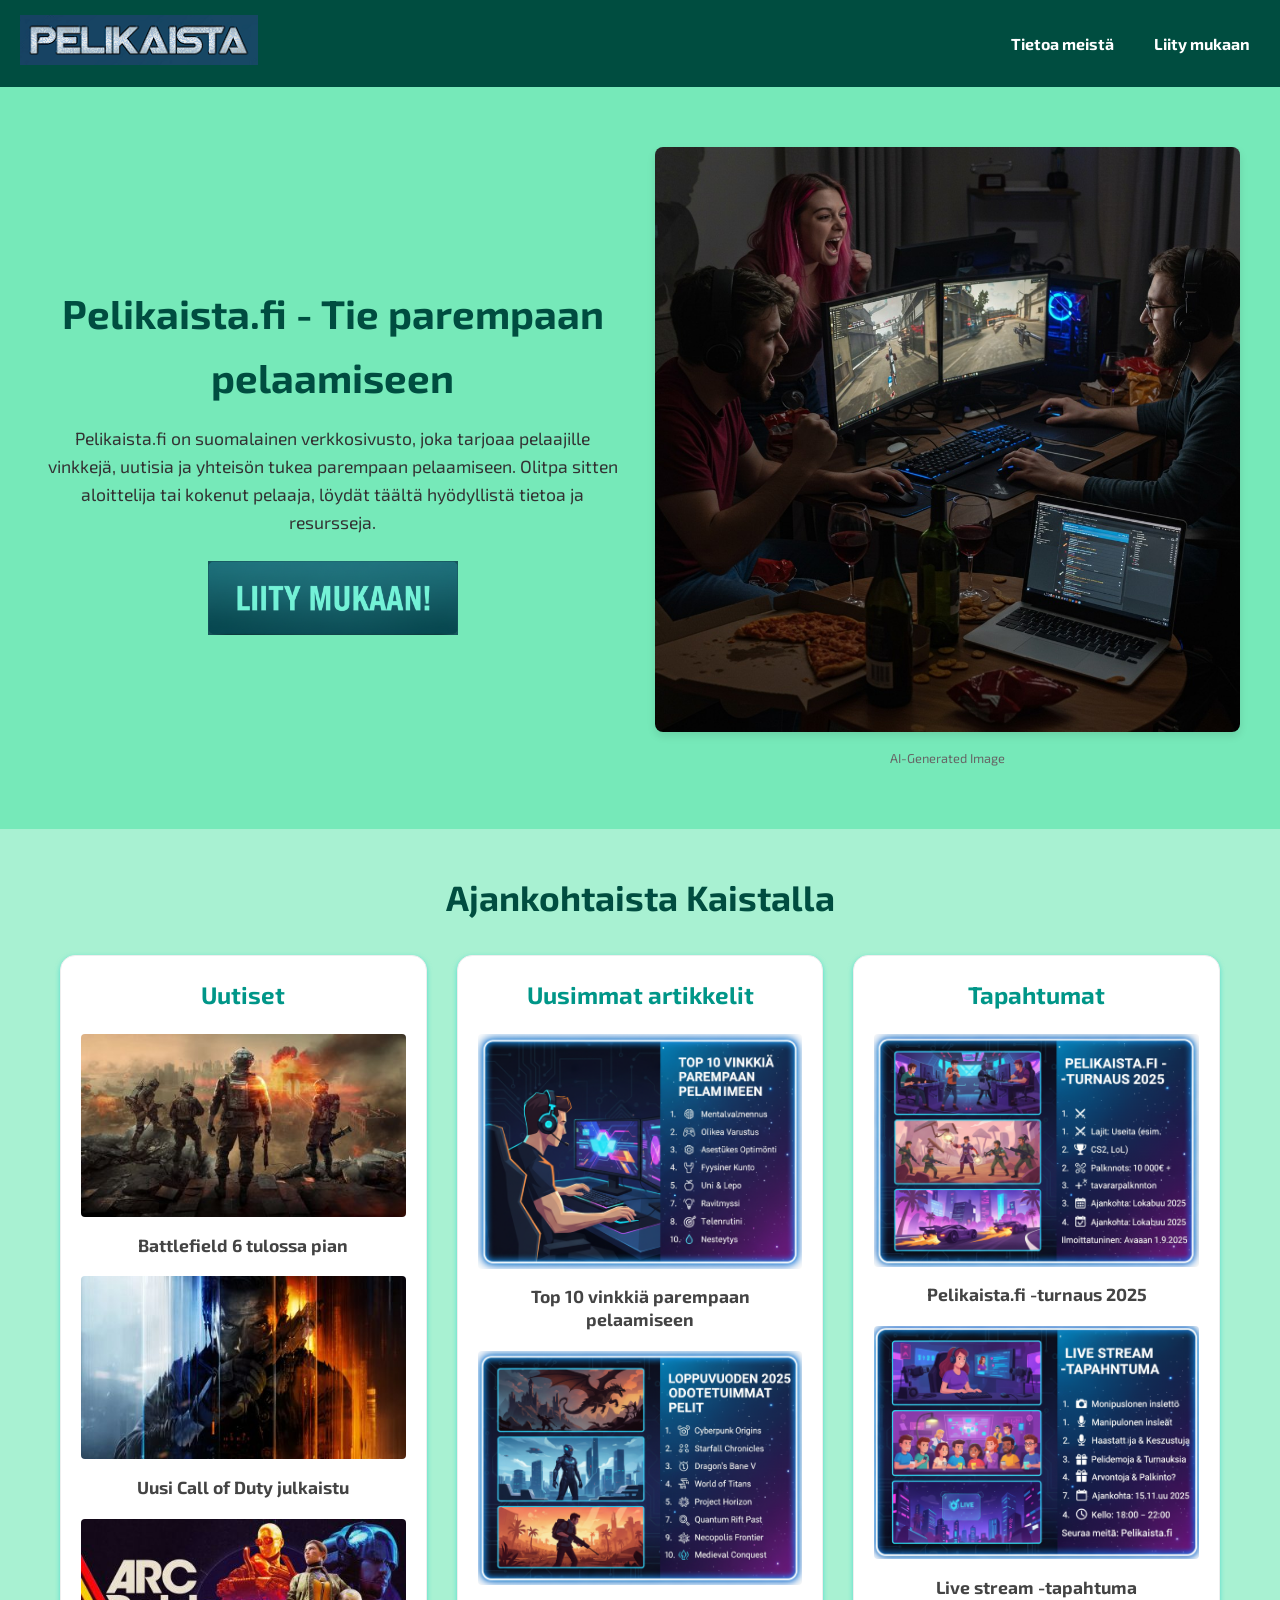
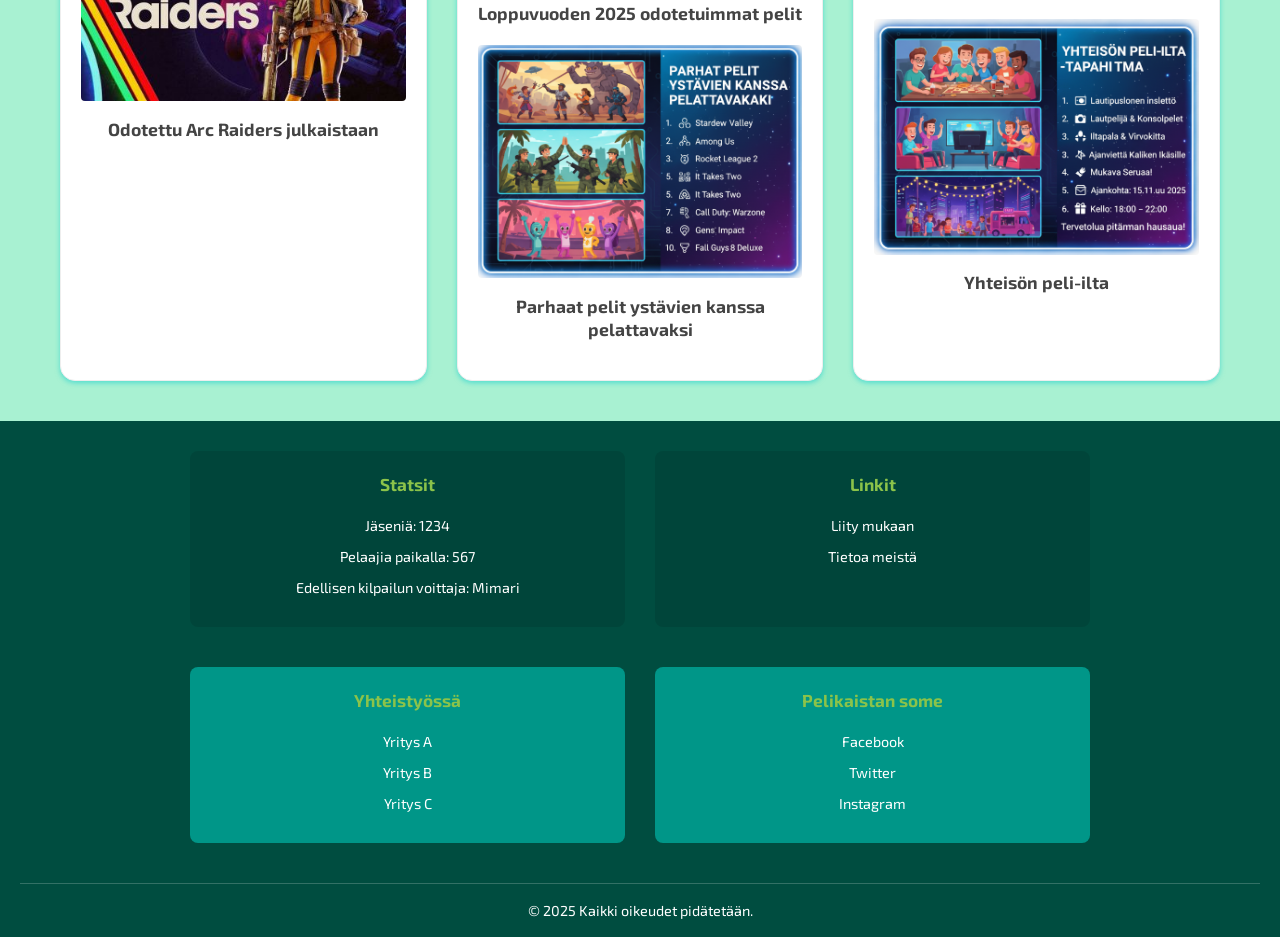
<file: index.html>
<!DOCTYPE html>
<html lang="fi">
<head>
    <meta charset="UTF-8">
    <meta name="viewport" content="width=device-width, initial-scale=1.0">
    <title>Pelikaista.fi - Tie parempaan pelaamiseen</title>
    <link rel="stylesheet" href="style.css">

</head>

<body>

    <header>
        <a href="index.html">
            <img src="images/logo.png" alt="Pelikaista.fi logo" class="logo">
        </a>

        <nav>
            <ul>
                <li><a href="tietoa-meista.html">Tietoa meistä</a></li>
                <li><a href="liity.html">Liity mukaan</a></li>
            </ul>
        </nav>
    </header>

    <section class="hero">
        <div class="hero-left">
           <h2>Pelikaista.fi - Tie parempaan pelaamiseen</h2>
           <p>Pelikaista.fi on suomalainen verkkosivusto, joka tarjoaa pelaajille vinkkejä, uutisia ja yhteisön tukea parempaan pelaamiseen. Olitpa sitten aloittelija tai kokenut pelaaja, löydät täältä hyödyllistä tietoa ja resursseja.</p>
            <a href="liity.html" class="cta-button">
                <img src="images/cta-kuva.png" alt="Toimintakehote: Liity mukaan" class="cta-image">
            </a>
        </div>
       
        <div class="hero-right">
            <img src="images/hero.jpg" alt="Pelaaminen" class="hero-image">
            <p class="image-attribution">AI-Generated Image</p>
        </div>
    </section>
   
    <main>
        <h2>Ajankohtaista Kaistalla</h2>
            <div class="updates-container">
                <div class="column">
                    <h3>Uutiset</h3>
                    <article class="item">
                        <img src="images/battlefield6.jpg" alt="Kuva uutisesta 1">
                        <h4>Battlefield 6 tulossa pian</h4>
                    </article>
                    <article class="item">
                        <img src="images/callofduty.jpg" alt="Kuva uutisesta 2">
                        <h4>Uusi Call of Duty julkaistu</h4>
                    </article>
                    <article class="item">
                        <img src="images/arcraiders.jpg" alt="Kuva uutisesta 3">
                        <h4>Odotettu Arc Raiders julkaistaan</h4>
                    </article>
                </div>
                <div class="column">
                    <h3>Uusimmat artikkelit</h3>
                    <article class="item">
                        <img src="images/top10vinkkiä.png" alt="Kuva artikkelista 1">
                        <h4>Top 10 vinkkiä parempaan pelaamiseen</h4>
                    </article>
                    <article class="item">
                        <img src="images/loppuvuodenodotetuimmatpelit.png" alt="Kuva artikkelista 2">
                        <h4>Loppuvuoden 2025 odotetuimmat pelit</h4>
                    </article>
                    <article class="item">
                        <img src="images/parhaatpelit.png" alt="Kuva artikkelista 3">
                        <h4>Parhaat pelit ystävien kanssa pelattavaksi</h4>
                    </article>
                </div>
                <div class="column">
                    <h3>Tapahtumat</h3>
                    <article class="item">
                        <img src="images/turnaus.png" alt="Kuva tapahtumasta 1">
                        <h4>Pelikaista.fi -turnaus 2025</h4>
                    </article>
                    <article class="item">
                        <img src="images/livestream.png" alt="Kuva tapahtumasta 2">
                        <h4>Live stream -tapahtuma</h4>
                    </article>
                    <article class="item">
                        <img src="images/peli-ilta.png" alt="Kuva tapahtumasta 3">
                        <h4>Yhteisön peli-ilta</h4>
                    </article>
                </div>
            </div>
    </main>

    <footer>
    <div class="footer-top-row">
        <div class="footer-section">
            <h3>Statsit</h3>
            <ul>
                <li>Jäseniä: 1234</li>
                <li>Pelaajia paikalla: 567</li>
                <li>Edellisen kilpailun voittaja: Mimari</li>
            </ul>
        </div>

        <div class="footer-section">
            <h3>Linkit</h3>
            <ul>
                <li><a href="liity.html">Liity mukaan</a></li>
                <li><a href="tietoa-meista.html">Tietoa meistä</a></li>
            </ul>
        </div>
    </div>

    <div class="footer-bottom-row">
        <div class="footer-info-block" id="sponsors">
            <h3>Yhteistyössä</h3>
            <ul>
                <li><a href="#">Yritys A</a></li>
                <li><a href="#">Yritys B</a></li>
                <li><a href="#">Yritys C</a></li>
            </ul>
        </div>

        <div class="footer-info-block" id="social-media">
            <h3>Pelikaistan some</h3>
            <ul>
                <li><a>Facebook</a></li>
                <li><a>Twitter</a></li>
                <li><a>Instagram</a></li>
            </ul>
        </div>
    </div>

    <div class="copyright">
        <p>&copy; 2025 Kaikki oikeudet pidätetään.</p>
    </div>
</footer>
   
</body>

</html>
</file>
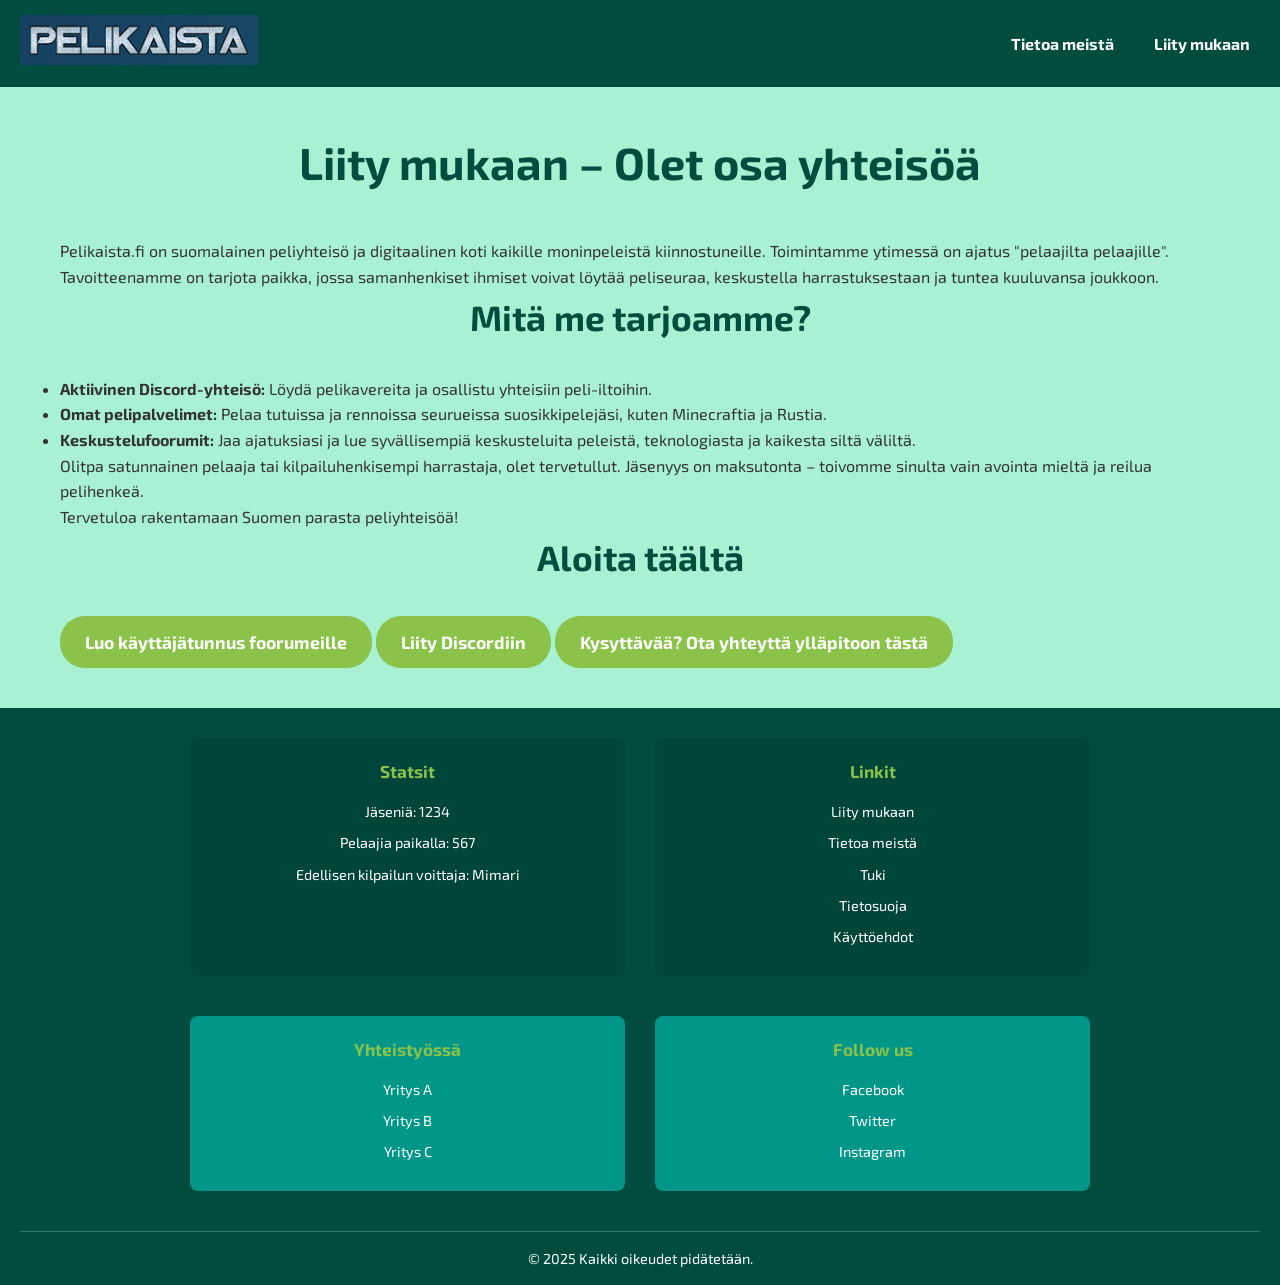
<file: liity.html>
<!DOCTYPE html>
<html lang="fi">
<head>
    <meta charset="UTF-8">
    <meta name="viewport" content="width=device-width, initial-scale=1.0">
    <title>Liity mukaan!</title>
    <link rel="stylesheet" href="style.css">
</head>
<body>
    <header>
        <a href="index.html">
            <img src="images/logo.png" alt="Sivuston logo">
        </a>
        <nav>
            <ul>
                <li><a href="tietoa-meista.html">Tietoa meistä</a></li>
                <li><a href="liity.html">Liity mukaan</a></li>
            </ul>
        </nav>
    </header>

    <main>
    <div class="liity-main-content">
        <h1>Liity mukaan – Olet osa yhteisöä</h1>
        <p>Pelikaista.fi on suomalainen peliyhteisö ja digitaalinen koti kaikille moninpeleistä kiinnostuneille. Toimintamme ytimessä on ajatus "pelaajilta pelaajille". Tavoitteenamme on tarjota paikka, jossa samanhenkiset ihmiset voivat löytää peliseuraa, keskustella harrastuksestaan ja tuntea kuuluvansa joukkoon.</p>
        
        <h2>Mitä me tarjoamme?</h2>
        <ul>
            <li><strong>Aktiivinen Discord-yhteisö:</strong> Löydä pelikavereita ja osallistu yhteisiin peli-iltoihin.</li>
            <li><strong>Omat pelipalvelimet:</strong> Pelaa tutuissa ja rennoissa seurueissa suosikkipelejäsi, kuten Minecraftia ja Rustia.</li>
            <li><strong>Keskustelufoorumit:</strong> Jaa ajatuksiasi ja lue syvällisempiä keskusteluita peleistä, teknologiasta ja kaikesta siltä väliltä.</li>
        </ul>
        <p>Olitpa satunnainen pelaaja tai kilpailuhenkisempi harrastaja, olet tervetullut. Jäsenyys on maksutonta – toivomme sinulta vain avointa mieltä ja reilua pelihenkeä.</p>
        <p>Tervetuloa rakentamaan Suomen parasta peliyhteisöä!</p>
    </div>

    <section class="join-options">
        <h2>Aloita täältä</h2>
        <div class="button-group">
            <a href="dummy.html" class="button">Luo käyttäjätunnus foorumeille</a>
            <a href="https://discord.com/invite/esimerkki" target="_blank" rel="noopener noreferrer" class="button">Liity Discordiin</a>
            <a href="dummy.html" class="button">Kysyttävää? Ota yhteyttä ylläpitoon tästä</a>
        </div>
    </section>
</main>

    <footer>
        <div class="footer-top-row">
            <div class="footer-section">
                <h3>Statsit</h3>
                <ul>
                    <li>Jäseniä: 1234</li>
                    <li>Pelaajia paikalla: 567</li>
                    <li>Edellisen kilpailun voittaja: Mimari</li>
                </ul>
            </div>
            <div class="footer-section">
                <h3>Linkit</h3>
                <ul>
                    <li><a href="liity.html">Liity mukaan</a></li>
                    <li><a href="tietoa-meista.html">Tietoa meistä</a></li>
                    <li><a href="dummy.html">Tuki</a></li>
                    <li><a href="dummy.html">Tietosuoja</a></li>
                    <li><a href="dummy.html">Käyttöehdot</a></li>
                </ul>
            </div>
        </div>

        <div class="footer-bottom-row">
            <div class="footer-info-block" id="sponsors">
                <h3>Yhteistyössä</h3>
                <ul>
                    <li><a href="#">Yritys A</a></li>
                    <li><a href="#">Yritys B</a></li>
                    <li><a href="#">Yritys C</a></li>
                </ul>
            </div>
            <div class="footer-info-block" id="social-media">
                <h3>Follow us</h3>
                <ul>
                    <li><a href="https://facebook.com" target="_blank" rel="noopener noreferrer">Facebook</a></li>
                    <li><a href="https://twitter.com" target="_blank" rel="noopener noreferrer">Twitter</a></li>
                    <li><a href="https://instagram.com" target="_blank" rel="noopener noreferrer">Instagram</a></li>
                </ul>
            </div>
        </div>
        <div class="copyright">
            <p>&copy; 2025 Kaikki oikeudet pidätetään.</p>
        </div>
    </footer>
</body>
</html>
</file>
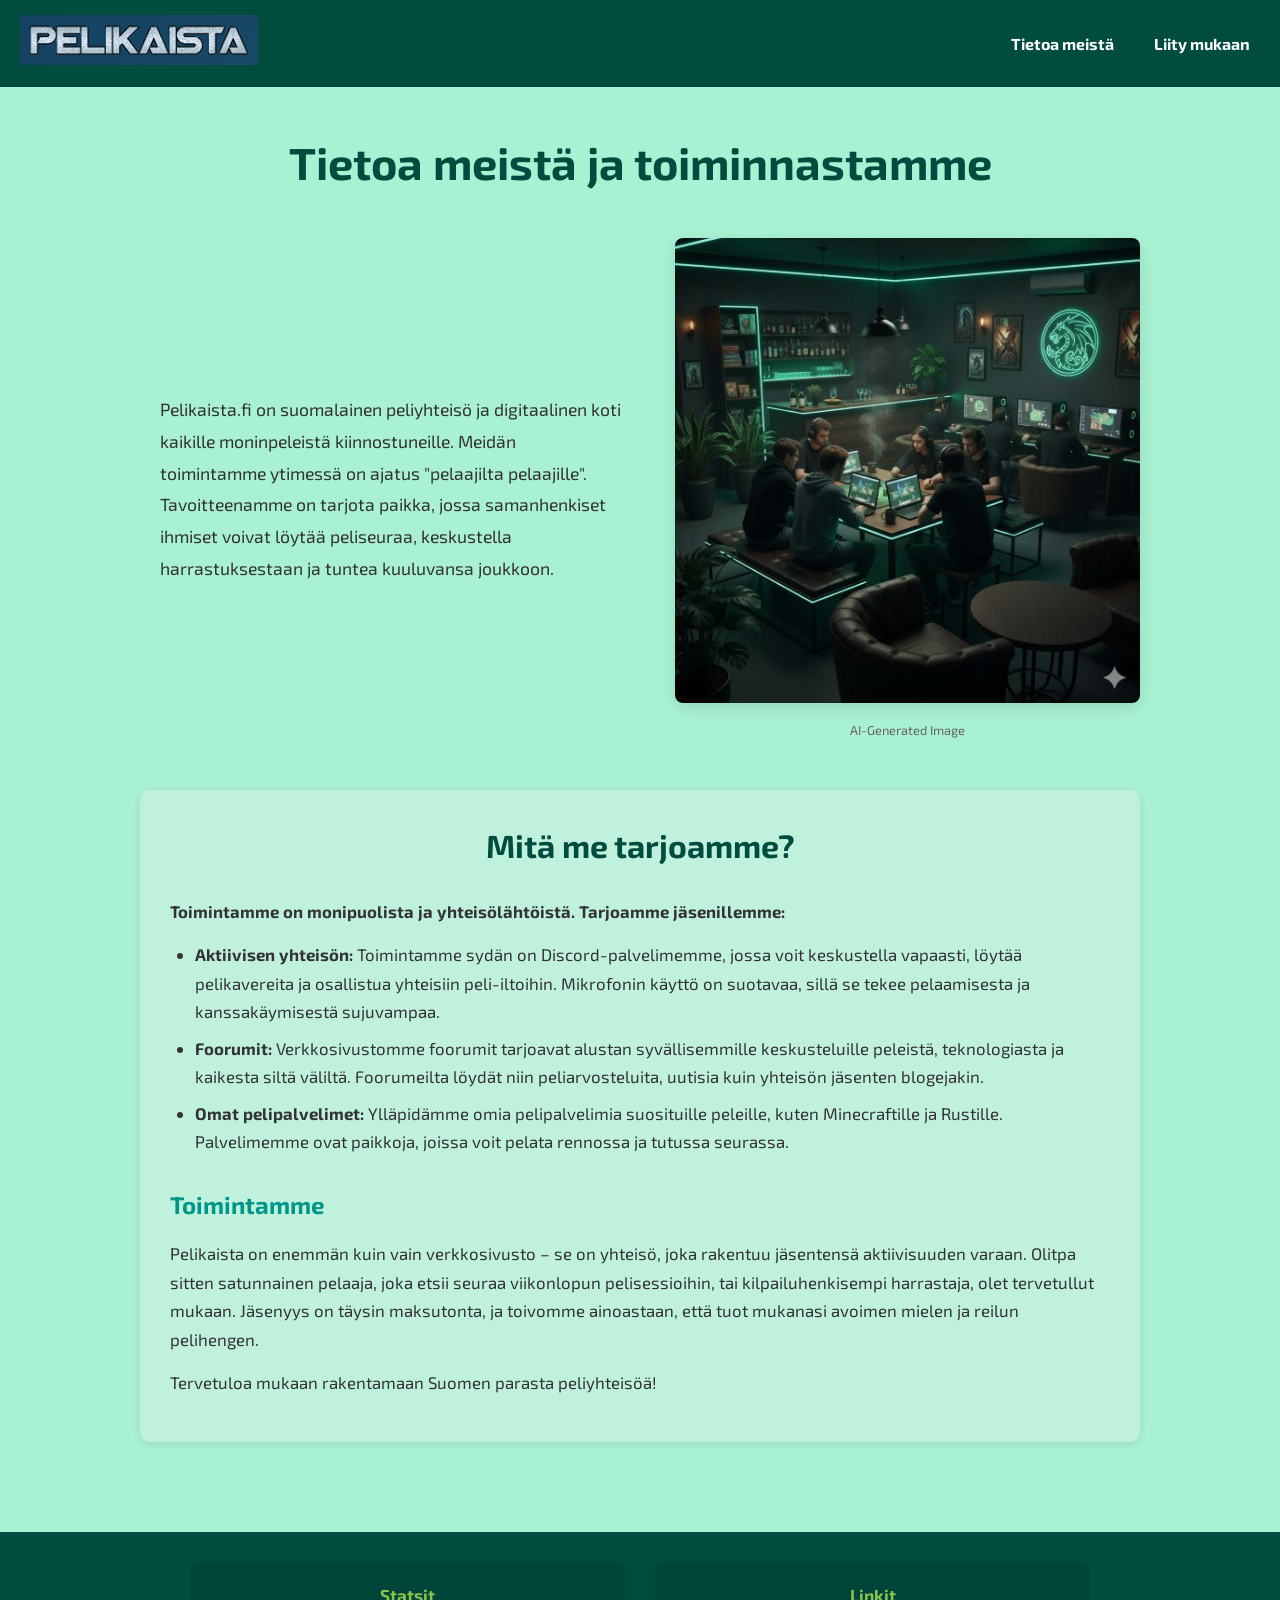
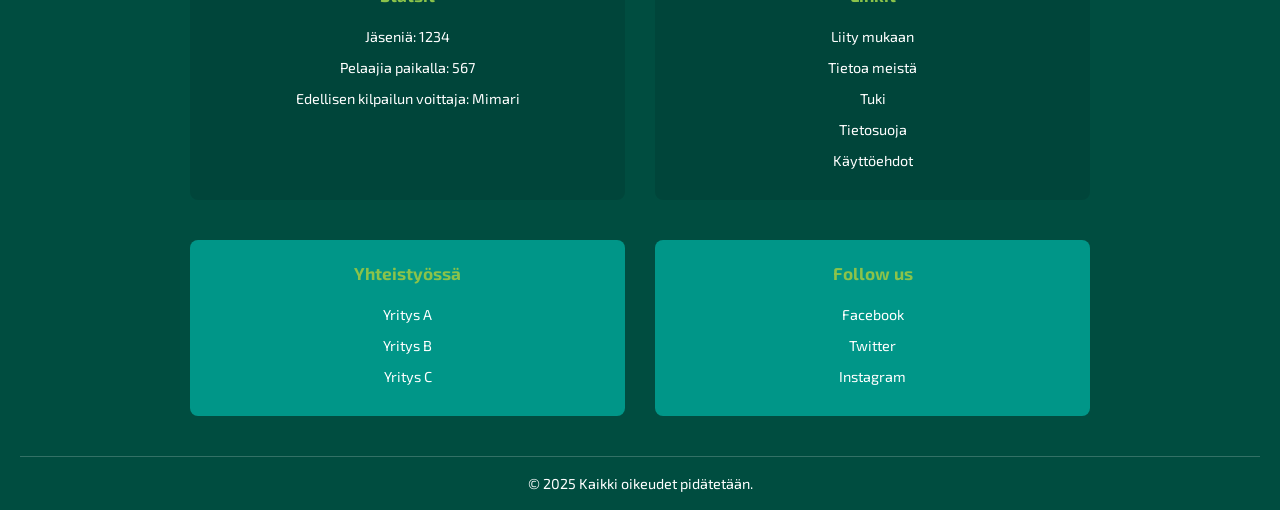
<file: tietoa-meista.html>
<!DOCTYPE html>
<html lang="fi">
<head>
    <meta charset="UTF-8">
    <meta name="viewport" content="width=device-width, initial-scale=1.0">
    <title>Tietoa meistä</title>
    <link rel="stylesheet" href="style.css">
</head>
<body>
    <header>
        <a href="index.html">
            <img src="images/logo.png" alt="Sivuston logo">
        </a>
        <nav>
            <ul>
                <li><a href="tietoa-meista.html">Tietoa meistä</a></li>
                <li><a href="liity.html">Liity mukaan</a></li>
            </ul>
        </nav>
    </header>

    <main>
    <h1>Tietoa meistä ja toiminnastamme</h1>

    <section class="about-intro">
        <div class="about-text">
            <p>Pelikaista.fi on suomalainen peliyhteisö ja digitaalinen koti kaikille moninpeleistä kiinnostuneille. Meidän toimintamme ytimessä on ajatus "pelaajilta pelaajille". Tavoitteenamme on tarjota paikka, jossa samanhenkiset ihmiset voivat löytää peliseuraa, keskustella harrastuksestaan ja tuntea kuuluvansa joukkoon.</p>
        </div>
        <div class="about-image">
            <img src="images/pelitapahtuma.jpg" alt="Pelaajia yhdessä">
            <p class="image-attribution">AI-Generated Image</p>

        </div>
    </section>

    <section class="about-offerings">
        <h2>Mitä me tarjoamme?</h2>
        <p><strong>Toimintamme on monipuolista ja yhteisölähtöistä. Tarjoamme jäsenillemme:</strong></p>
        <ul>
            <li><strong>Aktiivisen yhteisön:</strong> Toimintamme sydän on Discord-palvelimemme, jossa voit keskustella vapaasti, löytää pelikavereita ja osallistua yhteisiin peli-iltoihin. Mikrofonin käyttö on suotavaa, sillä se tekee pelaamisesta ja kanssakäymisestä sujuvampaa.</li>
            <li><strong>Foorumit:</strong> Verkkosivustomme foorumit tarjoavat alustan syvällisemmille keskusteluille peleistä, teknologiasta ja kaikesta siltä väliltä. Foorumeilta löydät niin peliarvosteluita, uutisia kuin yhteisön jäsenten blogejakin.</li>
            <li><strong>Omat pelipalvelimet:</strong> Ylläpidämme omia pelipalvelimia suosituille peleille, kuten Minecraftille ja Rustille. Palvelimemme ovat paikkoja, joissa voit pelata rennossa ja tutussa seurassa.</li>
        </ul>
        <h3>Toimintamme</h3>
        <p>Pelikaista on enemmän kuin vain verkkosivusto – se on yhteisö, joka rakentuu jäsentensä aktiivisuuden varaan. Olitpa sitten satunnainen pelaaja, joka etsii seuraa viikonlopun pelisessioihin, tai kilpailuhenkisempi harrastaja, olet tervetullut mukaan. Jäsenyys on täysin maksutonta, ja toivomme ainoastaan, että tuot mukanasi avoimen mielen ja reilun pelihengen.</p>
        <p>Tervetuloa mukaan rakentamaan Suomen parasta peliyhteisöä!</p>
    </section>
</main>

    <footer>
        <div class="footer-top-row">
            <div class="footer-section">
                <h3>Statsit</h3>
                <ul>
                    <li>Jäseniä: 1234</li>
                    <li>Pelaajia paikalla: 567</li>
                    <li>Edellisen kilpailun voittaja: Mimari</li>
                </ul>
            </div>
            <div class="footer-section">
                <h3>Linkit</h3>
                <ul>
                    <li><a href="liity.html">Liity mukaan</a></li>
                    <li><a href="tietoa-meista.html">Tietoa meistä</a></li>
                    <li><a href="dummy.html">Tuki</a></li>
                    <li><a href="dummy.html">Tietosuoja</a></li>
                    <li><a href="dummy.html">Käyttöehdot</a></li>
                </ul>
            </div>
        </div>

        <div class="footer-bottom-row">
            <div class="footer-info-block" id="sponsors">
                <h3>Yhteistyössä</h3>
                <ul>
                    <li><a href="#">Yritys A</a></li>
                    <li><a href="#">Yritys B</a></li>
                    <li><a href="#">Yritys C</a></li>
                </ul>
            </div>
            <div class="footer-info-block" id="social-media">
                <h3>Follow us</h3>
                <ul>
                    <li><a href="https://facebook.com" target="_blank" rel="noopener noreferrer">Facebook</a></li>
                    <li><a href="https://twitter.com" target="_blank" rel="noopener noreferrer">Twitter</a></li>
                    <li><a href="https://instagram.com" target="_blank" rel="noopener noreferrer">Instagram</a></li>
                </ul>
            </div>
        </div>
        <div class="copyright">
            <p>&copy; 2025 Kaikki oikeudet pidätetään.</p>
        </div>
    </footer>
</body>
</html>
</file>
<file: style.css>
/* --- 1. Fonttien lataaminen Google Fontsista --- */
/* Exo 2 -fontin lataaminen */
@import url('https://fonts.googleapis.com/css2?family=Exo+2:wght@400;700&display=swap');

/* --- 0. Yleiset nollaukset ja perusasetukset --- */
* { /* Tämä selektori valitsee KAIKKI elementit */
    margin: 0;
    padding: 0;
    box-sizing: border-box; /* Erittäin tärkeä asetus modernissa CSS:ssä */
}

/* Värimääritykset (DMC-värit) */
:root { /* Tämä luo CSS-muuttujia, joita voi käyttää kaikkialla */
    --dmc-3847: #004d40;
    --dmc-3849: #009688;
    --dmc-3814: #8BC34A;
    --dmc-valkoinen: #ffffff;
    --dmc-musta: #000000;
}


body {
    font-family: 'Exo 2', sans-serif;
    line-height: 1.6;
    background-color: var(--dmc-valkoinen);
    color: #333;
    background-color: #33df976c;
}

/* --- 2. Header-osion tyylittely --- */

header {
    background-color: var(--dmc-3847);
    padding: 15px 20px;
    display: flex;
    justify-content: space-between; /* Jakaa tilan logon ja navin välillä */
    align-items: center; /* Keskittää pystysuunnassa */
}

header img { /* Logon kuva headerin sisällä */
    max-height: 50px;
    width: auto;
}

header nav ul { /* Navigaatiolistan (ul) muotoilu */
    list-style: none; /* Poistaa oletuslistamerkit (pallot) */
    display: flex; /* Asettaa listan kohteet vierekkäin */
}

header nav ul li { /* Jokaisen navigaation kohteen muotoilu */
    margin-left: 20px; /* Lisää tilaa kohtien väliin */
}

header nav ul li a { /* Navigaatiolinkkien muotoilu */
    color: var(--dmc-valkoinen); /* Tekstin väri valkoinen */
    text-decoration: none; /* Poistaa alleviivauksen */
    font-weight: 700; /* Lihavoitu teksti */
    padding: 5px 10px; /* Pientä täytettä linkkien ympärille */
    transition: color 0.3s ease; /* Pehmeä siirtymä hoveriin */
}

header nav ul li a:hover { /* Linkin tyyli, kun hiiri on sen päällä */
    color: var(--dmc-3849); /* Vaihtaa tekstin värin vaaleanvihreäksi */
}

/* --- 3. Hero-osion tyylittely --- */
.hero { /* Koko hero-osion säiliö */
    display: flex; /* Aktivoi Flexboxin pääsäiliölle */
    flex-direction: column; /* Oletuksena allekkain pienillä näytöillä */
    align-items: center; /* Keskittää sisällön */
    padding: 40px 20px; /* Täytettä ylös/alas ja sivuille */
    background-color: #33df976c; /* Vaalea tausta */
    gap: 30px; /* Tilaa lohkojen väliin */
}

.hero-left,
.hero-right { /* Vasemman ja oikean lohkon perusasetukset */
    flex: 1; /* Antaa niille yhtä paljon tilaa, kun ne ovat vierekkäin */
    text-align: center; /* Keskittää tekstin ja kuvat */
}

.hero-left h2 { /* Vasemman lohkon otsikko */
    font-size: 2.5em; /* Suurempi fonttikoko */
    color: var(--dmc-3847); /* Otsikon väri tummanvihreä */
    margin-bottom: 15px; /* Tilaa otsikon alle */
}

.hero-left p { /* Vasemman lohkon tekstikappale */
    font-size: 1.1em;
    margin-bottom: 25px; /* Tilaa tekstin alle */
    max-width: 600px; /* Rajoita tekstin leveyttä lukemisen helpottamiseksi */
    margin-left: auto;
    margin-right: auto;
}

.hero-right img { /* Oikean lohkon kuva */
    max-width: 100%; /* Varmistaa responsiivisuuden */
    height: auto; /* Säilyttää kuvan mittasuhteet */
    border-radius: 8px; /* Hieman pyöristetyt kulmat kuvalle */
    box-shadow: 0 4px 8px rgba(0,0,0,0.1); /* Kevyt varjo */
}

/* Tekijänoikeusmaininnat kuvien alla */
.image-attribution {
    font-size: 0.8em; /* Pienempi fonttikoko */
    color: #666; /* Vaaleampi väri */
    margin-top: 10px; /* Tilaa kuvan yläpuolelle */
    text-align: center; /* Keskittää maininnat */
}

/* Mobiilinäkymästä työpöydälle (yleensä n. 768px tai 992px) */
@media (min-width: 768px) {
    .hero {
        flex-direction: row; /* Asettaa lohkot vierekkäin suuremmilla näytöillä */
        text-align: left; /* Tasaa tekstin vasemmalle */
        padding: 60px 40px; /* Lisää täytettä */
    }

    .hero-left {
        text-align: left; /* Varmista, että teksti on vasemmalla */
    }
}

/* --- 4. CTA-painikkeen tyylittely (sekä Hero että Liity mukaan -sivulla) --- */
.button {
    display: inline-block; /* Tekee elementistä "lohkomaisen", mutta sallii sen olla tekstin seassa */
    background-color: var(--dmc-3814); /* Vaaleanvihreä tausta (DMC 3814) */
    color: var(--dmc-valkoinen); /* Valkoinen tekstiväri */
    padding: 12px 25px; /* Täytettä sisälle */
    text-decoration: none; /* Poistaa alleviivauksen */
    border-radius: 25px; /* Pyöreät reunat (puolet korkeudesta tekee täysin pyöreät päädyt) */
    font-weight: 700; /* Lihavoitu teksti */
    font-size: 1.1em; /* Hieman suurempi fonttikoko */
    transition: background-color 0.3s ease, transform 0.2s ease; /* Pehmeät siirtymät hoveriin */
    border: none; /* Poistaa oletusrajan, jos kyseessä on <button> tai <input type="button"> */
    cursor: pointer; /* Osoitin muuttuu kädeksi */
}

.button:hover {
    background-color: var(--dmc-3849); /* Keskivihreä tausta (DMC 3849) hoverissa */
    transform: translateY(-2px); /* Nousee hieman ylöspäin hoverissa */
    box-shadow: 0 4px 8px rgba(0,0,0,0.2); /* Lisää varjoa hoverissa */
}


  /* --- Hero-osion CTA-kuvan keskitys --- */

/* Kuva itse */
.cta-image {
  max-width: 250px; /* Säädä tätä arvoa edelleen tarpeen mukaan */
  height: auto;
  display: block;
  margin-left: auto;   /* UUSI: Keskittää kuvan vaakasuunnassa */
  margin-right: auto;  /* UUSI: Keskittää kuvan vaakasuunnassa */
}

/* Linkki-säiliö (a-elementti) */
.cta-button {
    display: block; /* TÄMÄ ON TÄRKEÄÄ: tekee linkistä lohkoelementin */
    margin: 20px auto 0 auto; /* Keskittää koko linkin ja antaa tilaa ylhäältä */
    max-width: 250px; /* Samaan maksimileveyteen kuin kuva */
}

/* Hero-vasemmanpuoleinen lohko (varmistaa tekstin ja kuvien keskitetyn asettelun) */
.hero-left {
    text-align: center; /* Keskittää lohkon sisällä olevan inline-sisällön */
}


    .cta-button {
        margin-left: auto;
        margin-right: auto;
    }


/* --- 5. Main-osion ja 3-sarakkeen tyylittely --- */
main {
    padding: 40px 20px; /* Perus täytettä main-sisällölle */
    max-width: 1200px; /* Rajoita main-osion maksimileveyttä */
    margin: 0 auto; /* Keskittää main-osion sivusuunnassa */
    
}

main h2 { /* Ajankohtaista Kaistalla -otsikko */
    text-align: center; /* Keskittää otsikon */
    font-size: 2.2em;
    color: var(--dmc-3847);
    margin-bottom: 30px; /* Tilaa otsikon alle */
}

.updates-container { /* Kolmen sarakkeen säiliö */
    display: flex; /* Aktivoi Flexboxin */
    flex-direction: column; /* Allekkain mobiilissa */
    gap: 30px; /* Tilaa sarakkeiden väliin */
}

.column { /* Yksittäinen sarake */
    background-color: var(--dmc-valkoinen);
    border: 1px solid #eee; /* Kevyt reuna */
    border-radius: 15px; /* Pyöristetyt kulmat */
    padding: 20px;
    box-shadow: 0 2px 5px rgba(19, 206, 206, 0.568); /* Kevyt varjo */
    text-align: center; /* Keskittää sisällön sarakkeen sisällä */
}

.column h3 { /* Sarakkeen otsikko (Uutiset, Artikkelit, Tapahtumat) */
    font-size: 1.5em;
    color: var(--dmc-3849); /* Keskivihreä otsikko */
    margin-bottom: 20px;
}

.column .item { /* Jokainen uutis/artikkeli/tapahtuma-kohde */
    margin-bottom: 20px;
}

.column .item img { /* Itemin kuva */
    max-width: 100%;
    height: auto;
    border-radius: 4px; /* Hieman pyöristetyt kuvakulmat */
    margin-bottom: 10px;
}

.column .item h4 { /* Itemin otsikko */
    font-size: 1.1em;
    color: #444;
    line-height: 1.3;
}

.column-link-image img { /* "Lue lisää" -kuva sarakkeen alaosassa */
    max-width: 100%;
    height: auto;
    border-radius: 8px; /* Pyöristetyt kulmat */
    margin-top: 20px; /* Tilaa yläpuolelle */
    transition: transform 0.2s ease, box-shadow 0.2s ease; /* Animaatiot hoveriin */
}

.column-link-image img:hover {
    transform: translateY(-3px); /* Nousee hieman hoverissa */
    box-shadow: 0 6px 12px rgba(0,0,0,0.2); /* Varjo syvenee */
}

/* Työpöytänäkymä: sarakkeet vierekkäin */
@media (min-width: 992px) { /* Aseta sarakkeet vierekkäin suuremmilla näytöillä */
    .updates-container {
        flex-direction: row; /* Sarakkeet vierekkäin */
    }

    .column {
        flex: 1; /* Antaa jokaiselle sarakkeelle yhtä paljon tilaa */
    }
}

/* --- 6. Footer-osion tyylittely --- */
footer {
    background-color: var(--dmc-3847); /* Tummanvihreä tausta */
    color: var(--dmc-valkoinen); /* Valkoinen teksti */
    padding: 30px 20px 15px; /* Täytettä ylös, sivuille, alas */
    font-size: 0.9em;
    text-align: center; /* Keskittää kaiken sisällön oletuksena */
}

footer h3 { /* Kaikki footerin otsikot */
    color: var(--dmc-3814); /* Vaaleanvihreä otsikko */
    margin-bottom: 15px;
    font-size: 1.2em;
}

footer ul { /* Listojen muotoilu */
    list-style: none; /* Poistaa listamerkit */
    padding: 0;
    margin: 0;
}

footer ul li {
    margin-bottom: 8px;
}

footer a { /* Linkkien muotoilu */
    color: var(--dmc-valkoinen);
    text-decoration: none;
    transition: color 0.3s ease;
}

footer a:hover {
    color: var(--dmc-3814);
}

/* Ylin rivi (Statsit ja Linkit) */
.footer-top-row {
    display: flex;
    flex-direction: column; /* Allekkain mobiilissa */
    gap: 30px; /* Tilaa osioiden väliin */
    margin-bottom: 40px;
    max-width: 900px; /* Rajoita leveyttä, jotta ei leviä liian leveäksi */
    margin-left: auto;
    margin-right: auto;
}

.footer-top-row .footer-section {
    flex: 1; /* Ottaa tasaisesti tilaa työpöydällä */
    background-color: rgba(0,0,0,0.1); /* Kevyt tumma tausta */
    padding: 20px;
    border-radius: 8px;
}

/* Alin rivi (Sponsorit ja Some) */
.footer-bottom-row {
    display: flex;
    flex-direction: column; /* Allekkain mobiilissa */
    gap: 30px;
    margin-bottom: 40px;
    max-width: 900px; /* Rajoita leveyttä */
    margin-left: auto;
    margin-right: auto;
}

.footer-info-block {
    flex: 1; /* Ottaa tasaisesti tilaa työpöydällä */
    padding: 20px;
    border-radius: 8px;
}

#sponsors { /* Sponsori-osion oma tausta */
    background-color: var(--dmc-3849); /* Keskivihreä tausta */
}

#social-media { /* Some-osion oma tausta */
    background-color: var(--dmc-3849); /* Vaaleanvihreä tausta */
}

#sponsors p { /* Sponsori-osion tekstin muotoilu */
    margin-bottom: 15px;
    font-style: italic;
}

/* Tekijänoikeusrivi */
.copyright {
    border-top: 1px solid rgba(255,255,255,0.2); /* Ohut viiva yläpuolelle */
    padding-top: 15px;
    margin-top: 20px;
}

/* Työpöytänäkymä: footerin osiot vierekkäin */
@media (min-width: 768px) {
    .footer-top-row,
    .footer-bottom-row {
        flex-direction: row; /* Lohkot vierekkäin */
    }
}

/* --- 7. Tietoa meistä -sivun tyylittely --- */

/* Pääotsikko (h1) */
main h1 {
    text-align: center;
    font-size: 2.8em;
    color: var(--dmc-3847);
    margin-bottom: 40px;
    padding-top: 20px; /* Pientä tilaa yläreunaan, jos mainilla ei ole */
}

/* Esittelylohko (teksti + kuva) */
.about-intro {
    display: flex;
    flex-direction: column; /* Allekkain mobiilissa */
    gap: 30px;
    margin-bottom: 50px;
    max-width: 1000px; /* Rajoita leveyttä */
    margin-left: auto;
    margin-right: auto;
    align-items: center; /* Keskittää sisällön, kun allekkain */
}

.about-intro .about-text {
    flex: 1; /* Ottaa tasaisesti tilaa työpöydällä */
    padding: 0 20px; /* Pientä täytettä sivuille */
    
}

.about-intro .about-text p {
    font-size: 1.1em;
    line-height: 1.8;
    
}

.about-intro .about-image {
    flex: 1;
    text-align: center; /* Keskittää kuvan ja sen alla olevan tekstin vaakasuunnassa */
    /* UUSI: Mahdollisesti rajoita maksimileveyttä, jos kuva on todella pieni ja ei täytä tilaa */
    max-width: 500px; /* Esim. jos kuva on fyysisesti esim. 400px leveä, voit rajoittaa tätä */
    margin-left: auto; /* Keskittää tämän lohkon omassa tilassaan, jos max-width on käytössä */
    margin-right: auto; /* Keskittää tämän lohkon omassa tilassaan, jos max-width on käytössä */
}


.about-intro .about-image img {
    max-width: 100%;
    height: auto;
    border-radius: 8px;
    box-shadow: 0 5px 15px rgba(0,0,0,0.1);
}

/* Tarjooma-osio (Mitä me tarjoamme?) */
.about-offerings {
    max-width: 1000px; /* Rajoita leveyttä */
    margin: 0 auto 50px auto; /* Keskittää ja lisää tilaa alle */
    padding: 0 20px;
    background-color:rgb(191, 241, 220); /* Vaalea tausta erottamaan */
    border-radius: 10px;
    padding: 30px;
    box-shadow: 0 2px 10px rgba(0,0,0,0.08);
}

.about-offerings h2 {
    font-size: 2em;
    color: var(--dmc-3847);
    margin-bottom: 25px;
    text-align: center;
}

.about-offerings h3 {
    font-size: 1.5em;
    color: var(--dmc-3849);
    margin-top: 30px;
    margin-bottom: 15px;
}

.about-offerings p,
.about-offerings ul {
    font-size: 1.05em;
    line-height: 1.7;
    margin-bottom: 15px;
}

.about-offerings ul {
    list-style: disc; /* Perus pallomerkit */
    margin-left: 25px; /* Sisennys listoille */
}

.about-offerings ul li {
    margin-bottom: 8px;
}

/* Media query työpöytänäkymälle */
@media (min-width: 768px) {
    .about-intro {
        flex-direction: row; /* Teksti ja kuva vierekkäin */
        text-align: left; /* Tasaa tekstin vasemmalle */
    }

    .about-intro .about-text {
        text-align: left; /* Varmistaa tekstin tasauksen vasemmalle */
    }

    .about-intro .about-image {
        text-align: right; /* Tasaa kuvan oikealle */
    }

    /* main h1:n kohdistus paremmin isommissa näytöissä */
    main h1 {
        padding-top: 0;
    }
}
</file>
